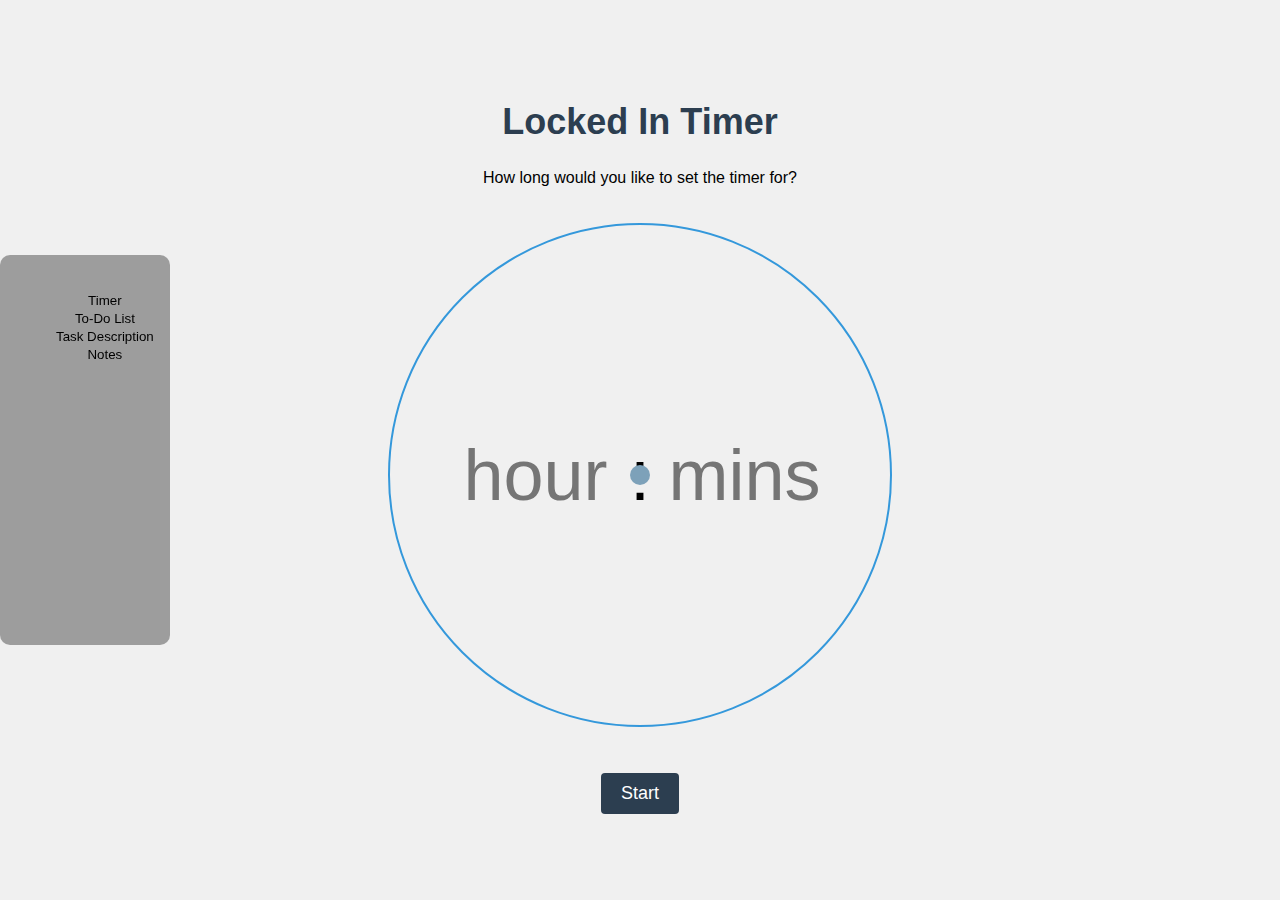
<file: index.html>
<!DOCTYPE html>
<html lang="en">
    <head>
        <meta charset="UTF-8">
        <meta http-equiv="X-UA-Compatible" content="IE=edge">
        <meta name="viewport" content="width=device-width, initial-scale=1.0">
        <title>
            Marco's Pomodoro Timer
        </title>
        <link rel="stylesheet" href="styles.css">
    </head>
    <body>
        <div class="container">
            <h1 class="title">Locked In Timer</h1>
            <div class="user-question">
                <p id="user-question-text">
                    How long would you like to set the timer for?
                </p>
            </div>
            <nav class="navigation">
                <div class="horizontal-nav">
                    <ul class="nav-list">
                        <li class="nav-list-item" id="timer-list-item">
                            <button class="nav-buttons" id="timer-tab">Timer</button>
                        </li>
                        <li class="nav-list-item" id="todo-list-item">
                            <button class="nav-buttons" id="todo-tab">To-Do List</button>
                        </li class="nav-list-item" id="task-list-item">
                        <li>
                            <button class="nav-buttons" id="task-tab">Task Description</button>
                        </li>
                        <li class="nav-list-item" id="notes-list-item">
                            <button class="nav-buttons" id="notes-tab">Notes</button>
                        </li>
                    </ul>
                </div>
            </nav>
            <div class="container-features">
        

                <div class="counter-container">
                    <div id="counter">
                        <p id="counter-text">0</p>

                    </div>
                </div>

                <div class="circle-container">
                    <div id="dot"></div>
                    <div class="input-text">
                        <input type="text" placeholder="hour" id="num-of-hours" onkeypress='validate(event)'>
                        <p id="input-display">:</p>
                        <input type="text" placeholder="mins" id="num-of-mins" onkeypress='validate(event)'>
                    </div>
                    <div timer-display>
                        <p class="timer" id="timer"></p>
                    </div>
                </div> 
            </div>

            <div class="user-prompt">
                <p id="user-prompt-text"></p>
            </div>
            

            <div class="button-wrapper">
                <button class="timer-buttons" id="start">Start</button>
                <button class="timer-buttons" id="stop">Stop</button>
                <button class="timer-buttons" id="restart">Restart</button>
            </div>
        </div>
        <script src="script.js"></script>
    </body>
</html>
</file>
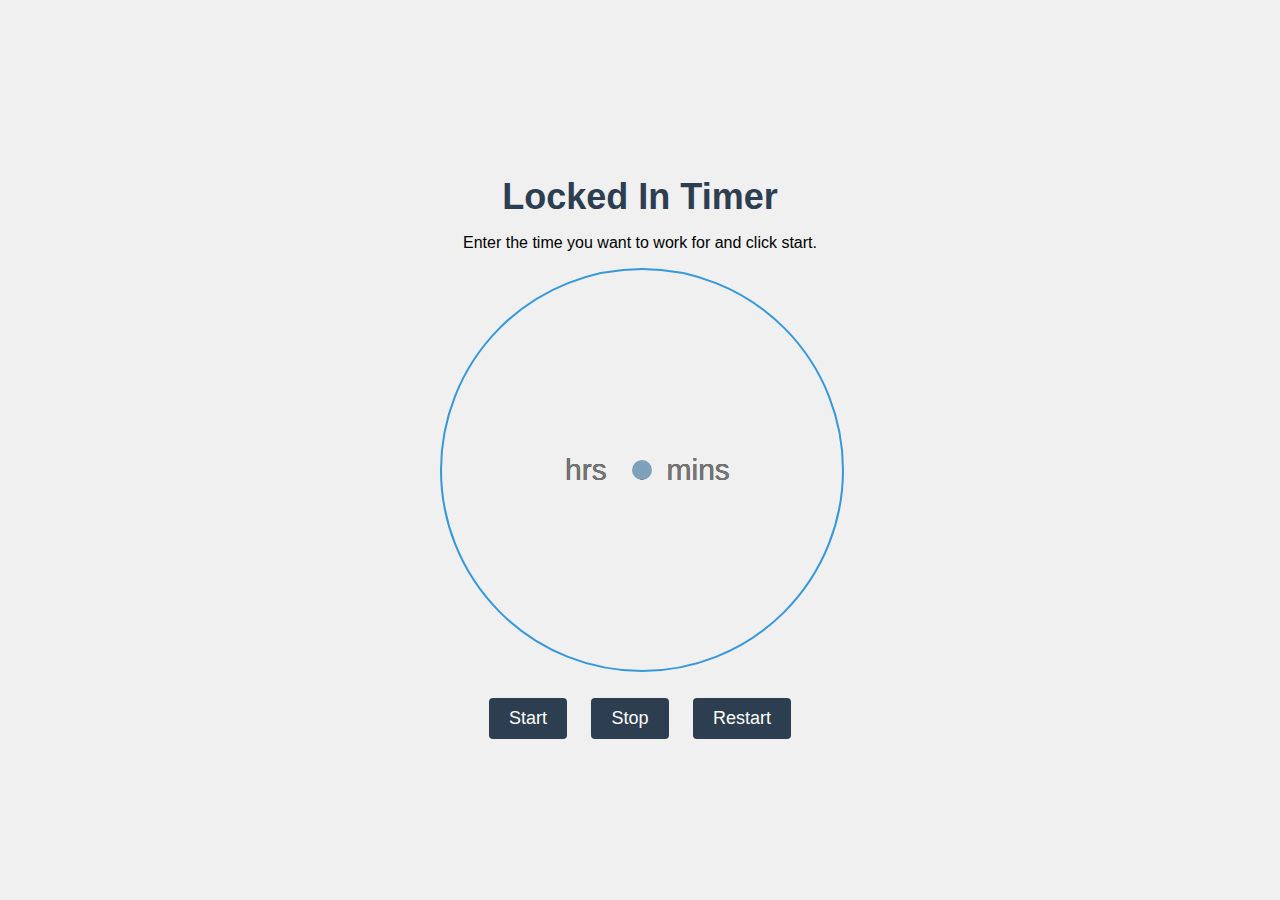
<file: PomodoroTimer.html>
<!DOCTYPE html>
<html lang="en">
    <head>
        <meta charset="UTF-8">
        <meta http-equiv="X-UA-Compatible" content="IE=edge">
        <meta name="viewport" content="width=device-width, initial-scale=1.0">
        <title>
            Marco's Pomodoro Timer
        </title>
        <link rel="stylesheet" href="PomodoroTimerStyles.css">
    </head>
    <body>
        <div class="container">
            <h1 class="title">Locked In Timer</h1>
            <div class="user-question">
                <p class="user-question-text">
                    Enter the time you want to work for and click start.
                </p>
            </div>
            
            
            <div class="circle">
                <div class="dot"></div>
                <div class="input-text">
                    <input type="text" id="numbers-only" placeholder="hrs" class="num-of-hours" onkeypress='validate(event)'>
                    <p class="input-display">:</p>
                    <input type="text" id="numbers-only" placeholder="mins" class="num-of-mins" onkeypress='validate(event)'>
                </div>
                <!--<p class="timer" id="timer"></p>-->
            </div> 
            <div class="user-prompt">
                <p class="user-prompt-text"></p>
            </div>
            

            <div class="button-wrapper">
                <button id="start">Start</button>
                <button id="stop">Stop</button>
                <button id="restart">Restart</button>
            </div>
        </div>
        <script src="PomodoroTimer.js"></script>
    </body>
</html>
</file>
<file: styles.css>
.container {
    display: flex;
    flex-direction: column;
    align-items: center;
    margin: 0 auto;
    max-width: 500px;
    text-align: center;
    font-family: Roboto, sans-serif;
}

.title {
    font-size: 36px;
    margin-bottom: 10px;
    color: #2c3e50;
}

.horizontal-nav {
    position: fixed;
    top: 0px;
    bottom:0px;
    height: 350px;
    left:0px;
    margin:auto 0;
    padding: 20px 10px;
    background-color:rgba(116, 116, 116, 0.67);
    border-radius: 10px;
}

.nav-list{
    display: flex;
    list-style: none;
    justify-content:space-between;
    align-items: center;
    flex-flow: column;
}

.nav-list-item{
    width:100%;
}

.nav-buttons{
    background-color:transparent;
    border:none;
}

body {
    display: flex;
    justify-content: center;
    align-items: center;
    height: 100vh;
    margin: 0;
    background-color: #f0f0f0;
}

.input-text {
    display: flex;
    gap: 5px;
}

.user-question-text {
    font-family: Roboto, sans-serif;
}

#num-of-mins,
#num-of-hours {
    width: 175px;
    border: none;
    background-color: #f0f0f0;
    text-align: center;
    font: Roboto, sans-serif;
    font-size: 72px;
}

#num-of-hours:focus,
#num-of-mins:focus {
    outline: none;
}

#num-of-hours::-webkit-input-placeholder,
#num-of-mins::-webkit-input-placeholder {
    text-align: center;
    font-size: 72px;
    font-family: Roboto, sans-serif;
}

#input-display {
    font-size: 72px;
}

.circle-container {
    position: relative;
    display: flex;
    justify-content: center;
    align-items: center;
    width: 500px;
    height: 500px;
    border: 2px solid #3498db;
    border-radius: 50%;
    margin: 20px 0;
}

#dot.paused {
    animation-play-state: paused;
}

#dot.reset {
    transform: translate(-50% -50%) rotate(0deg);
}

#dot {
    position: absolute;
    top: 50%;
    left: 50%;
    width: 20px;
    height: 20px;
    background-color: #7da1b9;
    border-radius: 50%;
    transform: translate(-50%, -50%);
    animation: rotate 60s linear infinite;
}

@keyframes rotate {
    0% {
        transform: translate(-50%, -50%) rotate(0deg) translate(250px) rotate(0deg);
    }
    100% {
        transform: translate(-50%, -50%) rotate(360deg) translate(250px) rotate(-360deg);
    }
}

.timer {
    display: none;
    margin: auto;
    font-size: 72px;
    color: #2c3e50;
}

.timer-buttons {
    font-size: 18px;
    padding: 10px 20px;
    margin: 10px;
    color: white;
    background-color: #2c3e50;
    border: none;
    border-radius: 4px;
    cursor: pointer;
    transition: opacity 0.3s ease-in-out;
}

button:hover {
    opacity: 70%;
}

.user-prompt {
    color: red;
}

#start{

}

#stop{
    display:none;
}

#restart{
    display:none;
}

.container-features {
    display: flex;
    justify-content: space-between;
    align-items: center;
    gap: 500px;
}

.counter-container{
    display:none;
    justify-content: center;
    align-items: center;
}
</file>
<file: PomodoroTimerStyles.css>
.container{
    margin:0 auto;
    max-width:400px;
    text-align: center;
    padding:20px;
    font-family: Roboto, sans-serif;
}

.title{
    font-size: 36px;
    margin-bottom:10px;
    color: #2c3e50;
}

body {
    display: flex;
    justify-content: center;
    align-items: center;
    height: 100vh;
    margin: 0;
    background-color: #f0f0f0;
}

.input-text{
    display: flex;
    gap:10px;
}

.user-question-text {
    font-family: Roboto, sans-serif;
}

.num-of-mins,.num-of-hours{
    width:80px;
    border:none;
    background-color: #f0f0f0;
    text-align: center;
    font: Roboto,sans-serif;
    font-size: 30px;
    color: transparent;
    text-shadow: 0 0 0 #000000;
}

.num-of-hours:click, .num-of-mins:click{
    border:none;
}

.num-of-hours::-webkit-input-placeholder, .num-of-mins::-webkit-input-placeholder { 
    text-align: center; 
    font-size:30px;
    font-family: Roboto,sans-serif;
}

.input-display{
    font-size: 30px;
}

.circle {
    position: relative;
    display: flex;
    justify-content: center;
    align-items: center;
    width: 400px;
    height: 400px;
    border: 2px solid #3498db;
    border-radius: 50%;
}

.dot.paused {
    animation-play-state: paused;
}

.dot.reset {
    transform: rotate(0deg);
}

.dot.paused {
    animation-play-state: paused;
}

.dot.reset {
    transform: rotate(0deg);
}

.dot {
    position: absolute;
    top: 50%;
    left: 50%;
    width: 20px;
    height: 20px;
    background-color: #7da1b9;
    border-radius: 50%;
    transform: translate(-50%, -50%);
    animation: rotate 4s linear infinite;
}

@keyframes rotate {
    0% {
        transform: translate(-50%, -50%) rotate(0deg) translate(200px) rotate(0deg);
    }
    100% {
        transform: translate(-50%, -50%) rotate(360deg) translate(200px) rotate(-360deg);
    }
}


.timer{
    margin: auto;
    font-size: 72px;
    color:#2c3e50;
}

button{
    font-size: 18px;
    padding:10px 20px;
    margin: 10px;
    color: white;
    background-color: #2c3e50;
    border: none;
    border-radius: 4px;
    cursor: pointer;
    transition: opacity .3s
    ease-in-out;
}
button :hover{
    opacity: 70%;
}

/* #start{

}

#stop{
    
}

#restart{
    
} */
</file>
